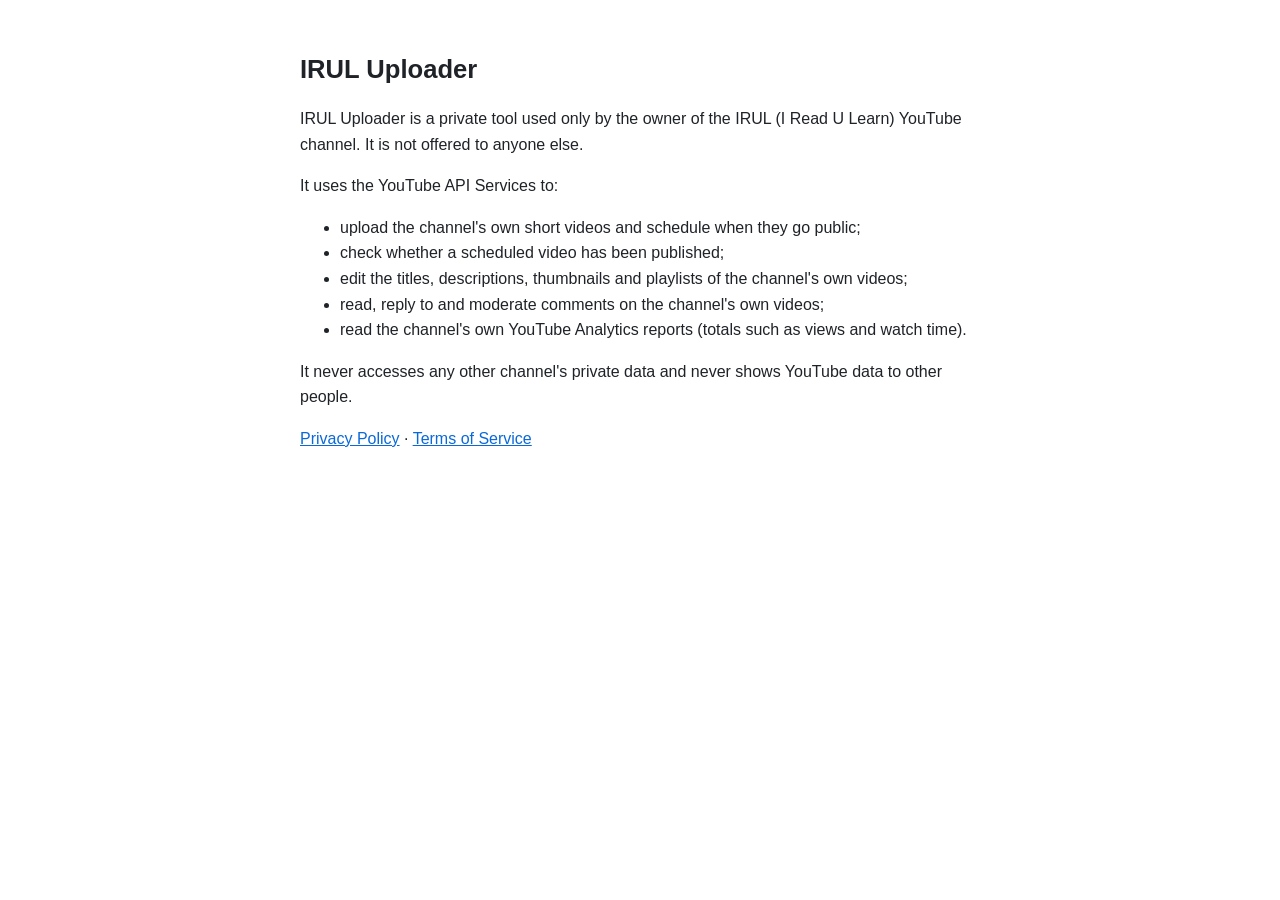
<file: index.html>
<!doctype html>
<html lang="en">
<head>
<meta charset="utf-8">
<meta name="viewport" content="width=device-width, initial-scale=1">
<title>IRUL Uploader</title>
<link rel="stylesheet" href="style.css">
</head>
<body>
<main>
<h1>IRUL Uploader</h1>
<p>IRUL Uploader is a private tool used only by the owner of the IRUL (I Read U Learn) YouTube channel. It is not offered to anyone else.</p>
<p>It uses the YouTube API Services to:</p>
<ul>
<li>upload the channel's own short videos and schedule when they go public;</li>
<li>check whether a scheduled video has been published;</li>
<li>edit the titles, descriptions, thumbnails and playlists of the channel's own videos;</li>
<li>read, reply to and moderate comments on the channel's own videos;</li>
<li>read the channel's own YouTube Analytics reports (totals such as views and watch time).</li>
</ul>
<p>It never accesses any other channel's private data and never shows YouTube data to other people.</p>
<p><a href="privacy.html">Privacy Policy</a> · <a href="terms.html">Terms of Service</a></p>
</main>
</body>
</html>
</file>
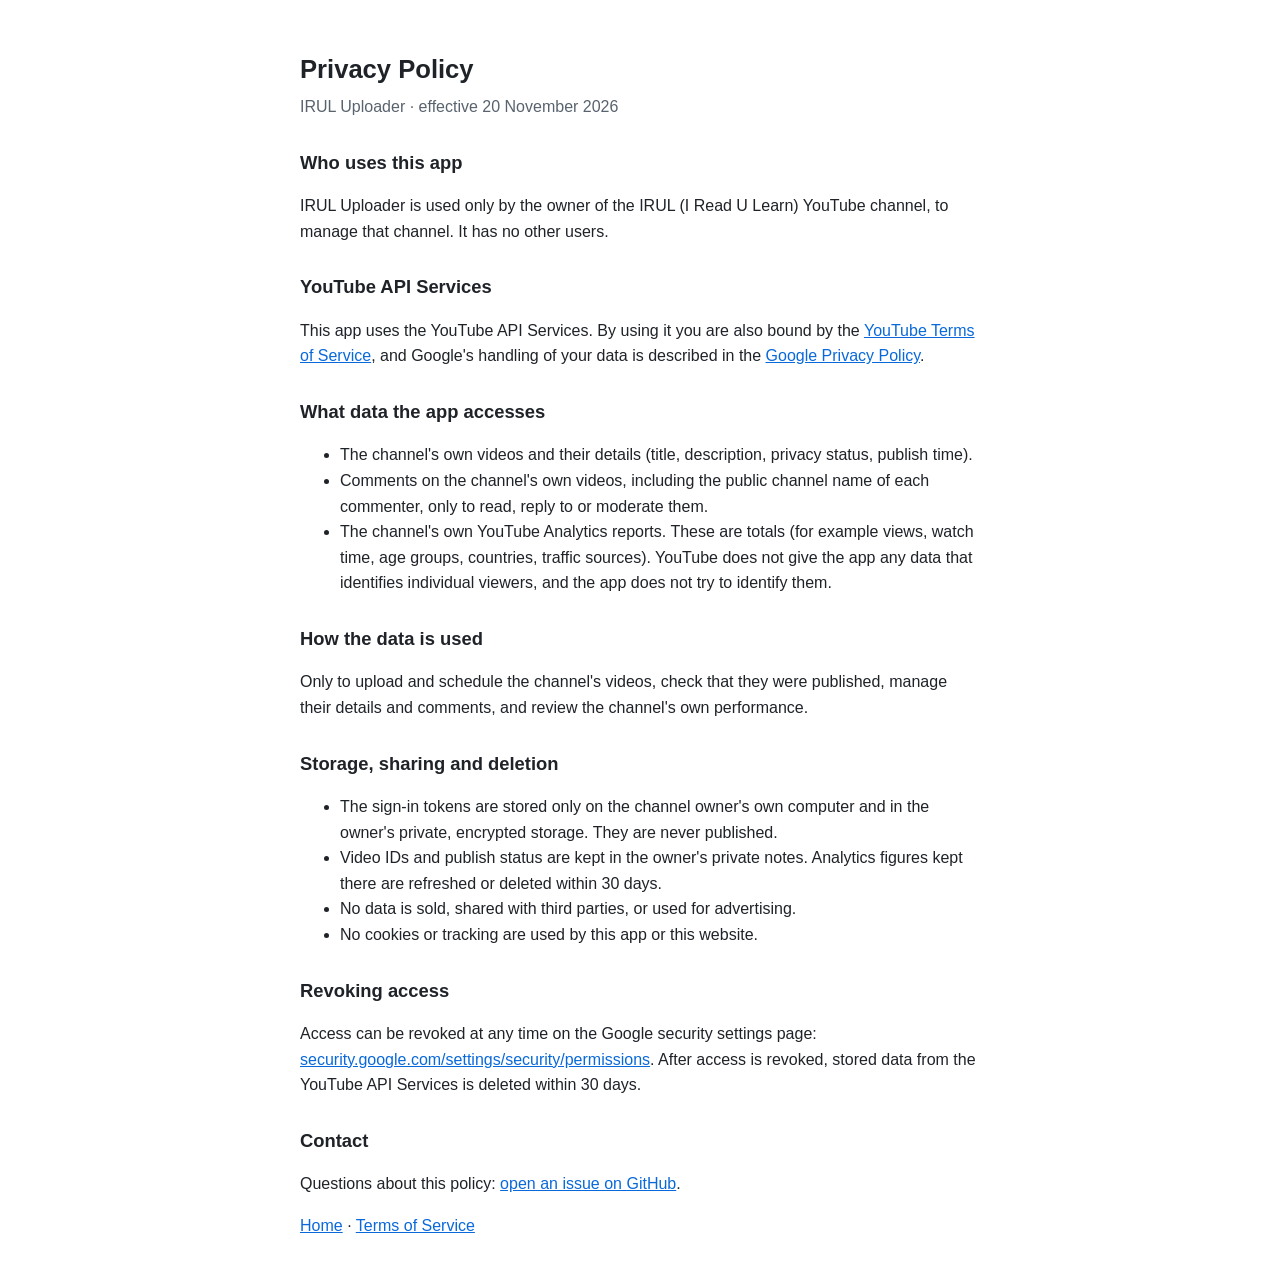
<file: privacy.html>
<!doctype html>
<html lang="en">
<head>
<meta charset="utf-8">
<meta name="viewport" content="width=device-width, initial-scale=1">
<title>IRUL Uploader Privacy</title>
<link rel="stylesheet" href="style.css">
</head>
<body>
<main>
<h1>Privacy Policy</h1>
<p class="muted">IRUL Uploader · effective 20 November 2026</p>

<h2>Who uses this app</h2>
<p>IRUL Uploader is used only by the owner of the IRUL (I Read U Learn) YouTube channel, to manage that channel. It has no other users.</p>

<h2>YouTube API Services</h2>
<p>This app uses the YouTube API Services. By using it you are also bound by the <a href="https://www.youtube.com/t/terms">YouTube Terms of Service</a>, and Google's handling of your data is described in the <a href="https://policies.google.com/privacy">Google Privacy Policy</a>.</p>

<h2>What data the app accesses</h2>
<ul>
<li>The channel's own videos and their details (title, description, privacy status, publish time).</li>
<li>Comments on the channel's own videos, including the public channel name of each commenter, only to read, reply to or moderate them.</li>
<li>The channel's own YouTube Analytics reports. These are totals (for example views, watch time, age groups, countries, traffic sources). YouTube does not give the app any data that identifies individual viewers, and the app does not try to identify them.</li>
</ul>

<h2>How the data is used</h2>
<p>Only to upload and schedule the channel's videos, check that they were published, manage their details and comments, and review the channel's own performance.</p>

<h2>Storage, sharing and deletion</h2>
<ul>
<li>The sign-in tokens are stored only on the channel owner's own computer and in the owner's private, encrypted storage. They are never published.</li>
<li>Video IDs and publish status are kept in the owner's private notes. Analytics figures kept there are refreshed or deleted within 30 days.</li>
<li>No data is sold, shared with third parties, or used for advertising.</li>
<li>No cookies or tracking are used by this app or this website.</li>
</ul>

<h2>Revoking access</h2>
<p>Access can be revoked at any time on the Google security settings page: <a href="https://security.google.com/settings/security/permissions">security.google.com/settings/security/permissions</a>. After access is revoked, stored data from the YouTube API Services is deleted within 30 days.</p>

<h2>Contact</h2>
<p>Questions about this policy: <a href="https://github.com/ninoasann/irul-uploader/issues">open an issue on GitHub</a>.</p>

<p><a href="index.html">Home</a> · <a href="terms.html">Terms of Service</a></p>
</main>
</body>
</html>
</file>
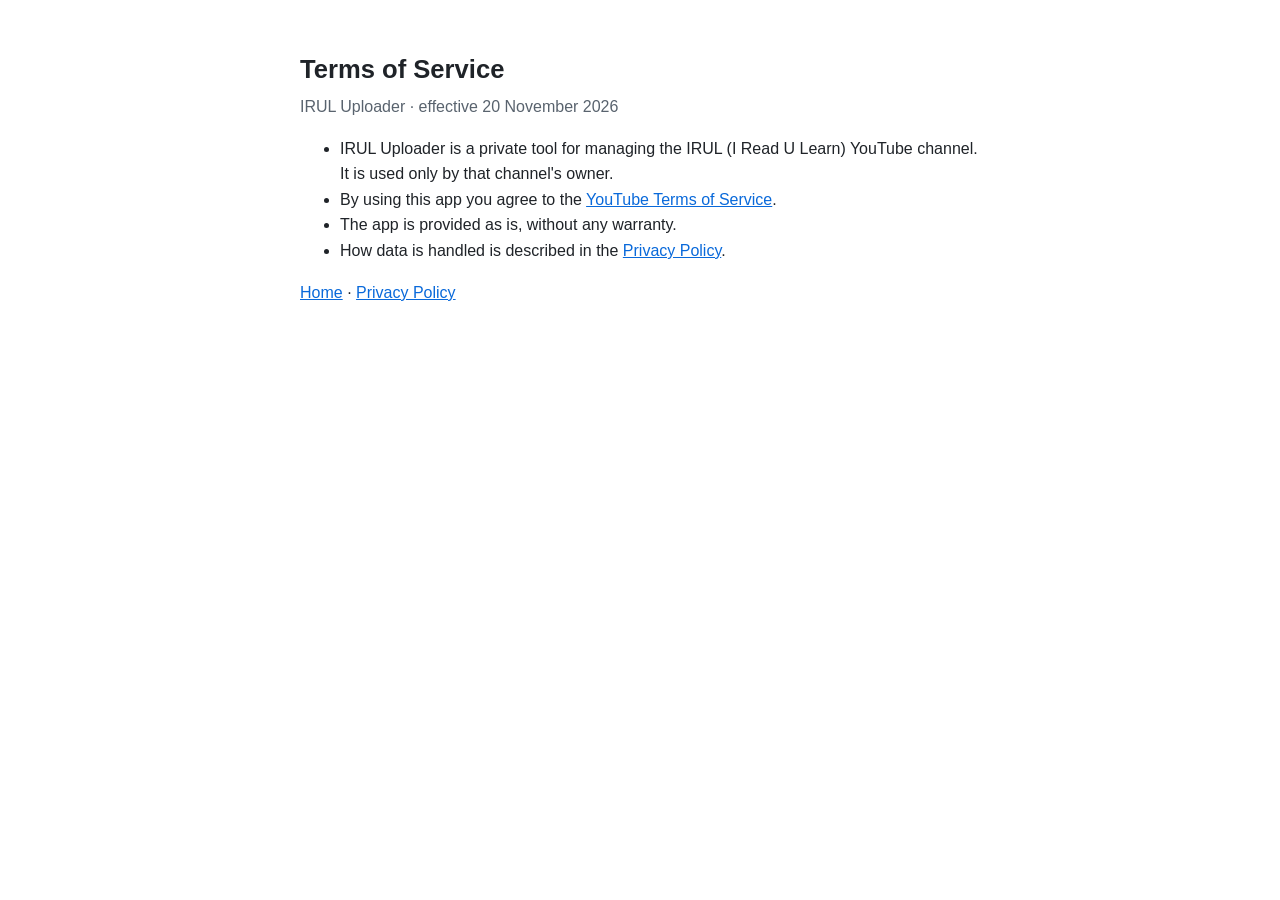
<file: terms.html>
<!doctype html>
<html lang="en">
<head>
<meta charset="utf-8">
<meta name="viewport" content="width=device-width, initial-scale=1">
<title>IRUL Uploader Terms</title>
<link rel="stylesheet" href="style.css">
</head>
<body>
<main>
<h1>Terms of Service</h1>
<p class="muted">IRUL Uploader · effective 20 November 2026</p>
<ul>
<li>IRUL Uploader is a private tool for managing the IRUL (I Read U Learn) YouTube channel. It is used only by that channel's owner.</li>
<li>By using this app you agree to the <a href="https://www.youtube.com/t/terms">YouTube Terms of Service</a>.</li>
<li>The app is provided as is, without any warranty.</li>
<li>How data is handled is described in the <a href="privacy.html">Privacy Policy</a>.</li>
</ul>
<p><a href="index.html">Home</a> · <a href="privacy.html">Privacy Policy</a></p>
</main>
</body>
</html>
</file>
<file: style.css>
:root { --bg: #ffffff; --fg: #1f2328; --muted: #59636e; --link: #0969da; }
@media (prefers-color-scheme: dark) { :root { --bg: #0d1117; --fg: #e6edf3; --muted: #9198a1; --link: #4493f8; } }
body { margin: 0; background: var(--bg); color: var(--fg); font: 16px/1.6 -apple-system, BlinkMacSystemFont, "Segoe UI", sans-serif; }
main { max-width: 680px; margin: 0 auto; padding: 32px 16px; }
h1 { font-size: 1.6rem; margin-bottom: 4px; }
h2 { font-size: 1.15rem; margin-top: 28px; }
a { color: var(--link); }
.muted { color: var(--muted); margin-top: 0; }
</file>
